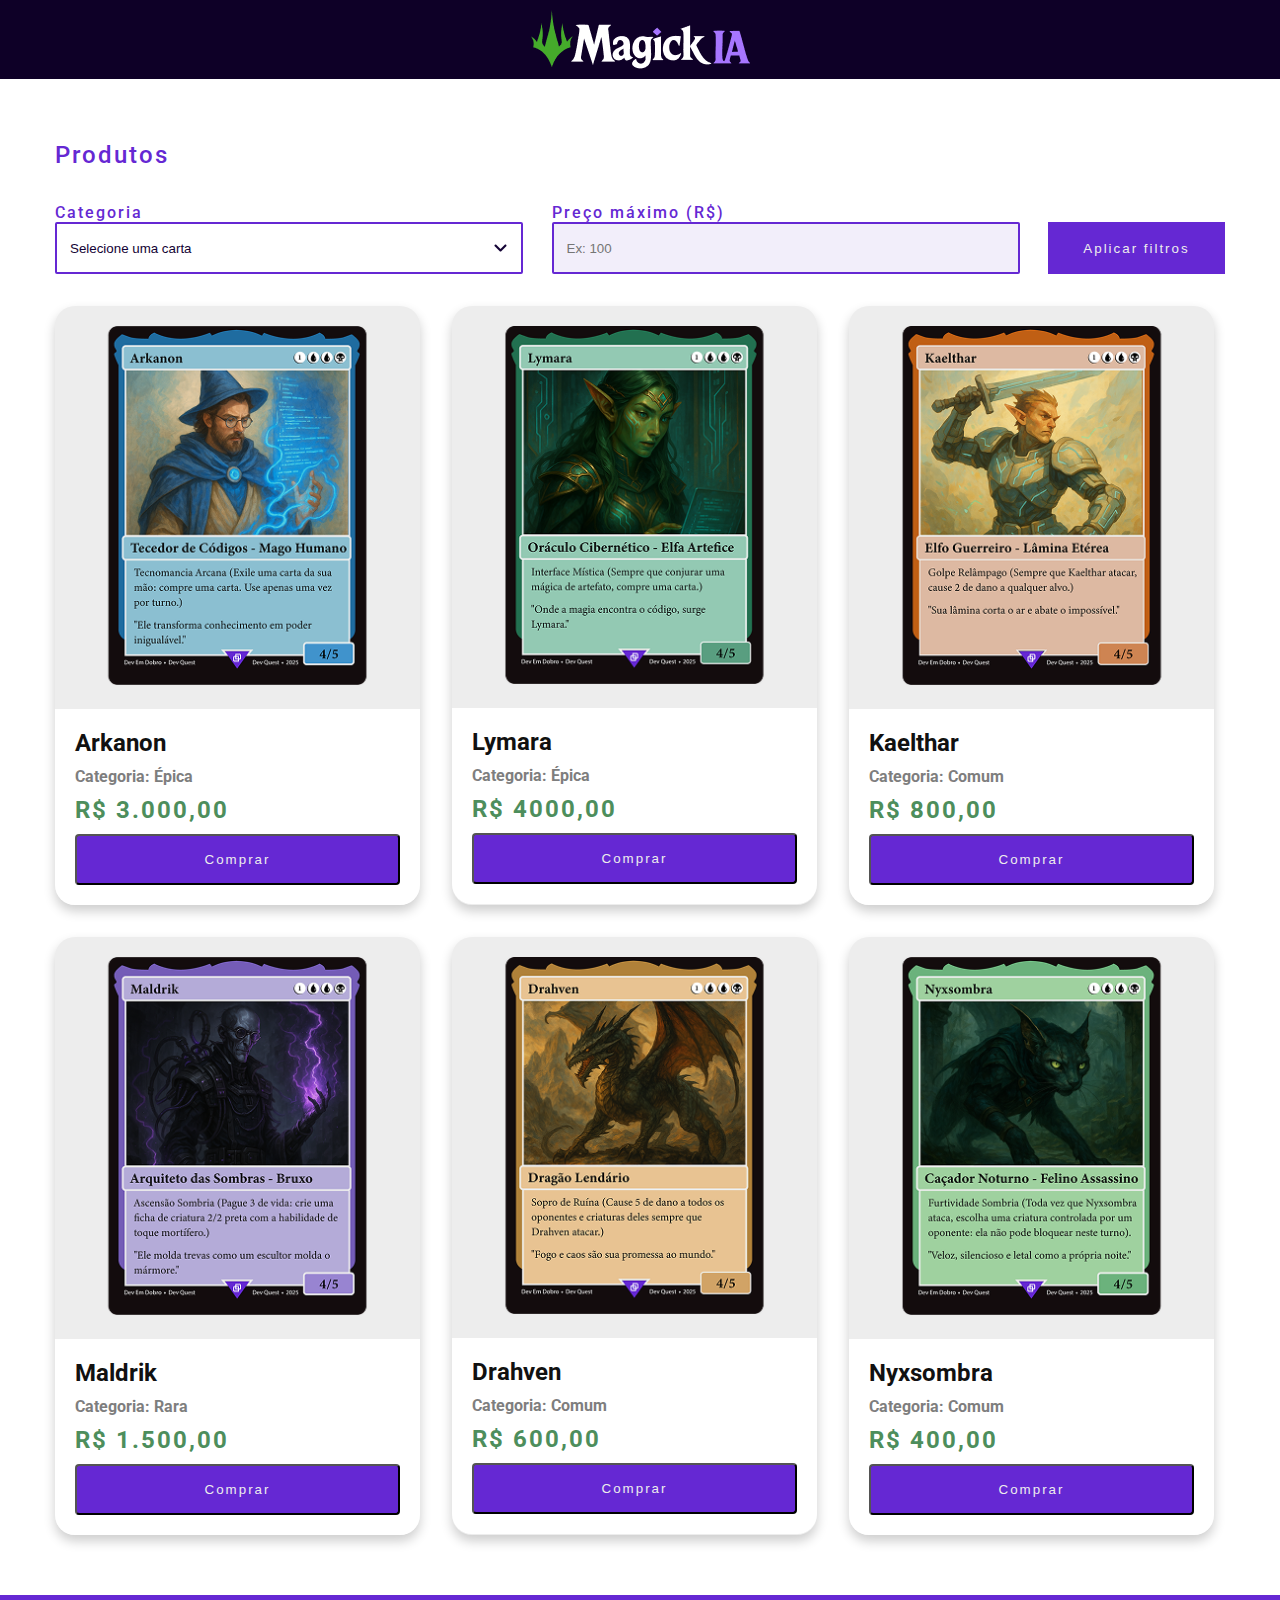
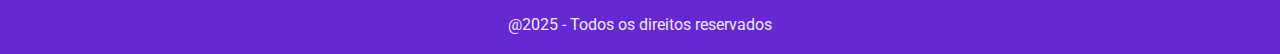
<file: index.html>
<!DOCTYPE html>
<html lang="pt-br">
<head>
    <meta charset="UTF-8">
    <meta name="viewport" content="width=device-width, initial-scale=1.0">
    <link rel="preconnect" href="https://fonts.googleapis.com">
    <link rel="preconnect" href="https://fonts.gstatic.com" crossorigin>
    <link href="https://fonts.googleapis.com/css2?family=Roboto:ital,wght@0,100..900;1,100..900&display=swap" rel="stylesheet">
    <link rel="stylesheet" href="./css/reset.css">
    <link rel="stylesheet" href="./css/style.css">
    <link rel="stylesheet" href="./css/responsivo.css">
    
    <title>Semana do programadorr</title>
</head>
<body>
    <header class="cabecalho">
        <img src="./img/logo.png" alt="Logo MagickIA">
    </header>

    <main class="container">
        <h1 class="produtos">Produtos</h1>
        <div class="filtros">
            <div class="categorias-cartas">
                <label for="categoria">Categoria</label>
                <select id="categoria" class="categoria">
                    <option value="">Selecione uma carta</option>
                    <option value="comum">Comum</option>
                    <option value="rara">Rara</option>
                    <option value="epica">Épica</option>
                </select>
            </div>
            <div class="preco-cartas">
                <label for="preco">Preço máximo (R$)</label>
                <input type="text" id="preco" class="preco" placeholder="Ex: 100" />
            </div>
            <button class="btn-filtrar">Aplicar filtros</button>
        </div>
        <ul class="cartas">
            <li class="carta" data-categoria="epica" data-preco="3000">
                <img src="./img/carta-arkanon.png" alt="Carta Arkanon">

                <div class="informacoes">
                    <h2 class="nome-personagem">Arkanon</h2>
                    <span class="categoria">Categoria: Épica</span>
                    <span class="preco">R$ 3.000,00</span>
                    <button class="btn-comprar">Comprar</button>
                </div>
            </li>
            <li class="carta" data-categoria="epica" data-preco="4000">
                <img src="./img/carta-lymara.png" alt="carta Lymara">

                <div class="informacoes">
                    <h2 class="nome-personagem">Lymara</h2>
                    <span class="categoria">Categoria: Épica</span>
                    <span class="preco">R$ 4000,00</span>
                    <button class="btn-comprar">Comprar</button>
                </div>
            </li>
            <li class="carta" data-categoria="comum" data-preco="800">
                <img src="./img/carta-kaelthar.png" alt="Carta Kaelthar">

                <div class="informacoes">
                    <h2 class="nome-personagem">Kaelthar</h2>
                    <span class="categoria">Categoria: Comum</span>
                    <span class="preco">R$ 800,00</span>
                    <button class="btn-comprar">Comprar</button>
                </div>
            </li>
            <li class="carta" data-categoria="rara" data-preco="1500">
                <img src="./img/carta-maldrik.png" alt="Carta Maldrik">

                <div class="informacoes">
                    <h2 class="nome-personagem">Maldrik</h2>
                    <span class="categoria">Categoria: Rara</span>
                    <span class="preco">R$ 1.500,00</span>
                    <button class="btn-comprar">Comprar</button>
                </div>
            </li>
            <li class="carta" data-categoria="comum" data-preco="600">
                <img src="./img/carta-drahven.png" alt="Carta Drahven">

                <div class="informacoes">
                    <h2 class="nome-personagem">Drahven</h2>
                    <span class="categoria">Categoria: Comum</span>
                    <span class="preco">R$ 600,00</span>
                    <button class="btn-comprar">Comprar</button>
                </div>
            </li>
            <li class="carta" data-categoria="comum" data-preco="400">
                <img src="./img/carta-nyxsombra.png" alt="Carta Nyxsombra">

                <div class="informacoes">
                    <h2 class="nome-personagem">Nyxsombra</h2>
                    <span class="categoria">Categoria: Comum</span>
                    <span class="preco">R$ 400,00</span>
                    <button class="btn-comprar">Comprar</button>
                </div>
            </li>
        </ul>
    </main>

    <footer class="rodape">@2025 - Todos os direitos reservados</footer>

    <script src="./js/script.js"></script>
</body>
</html>
</file>
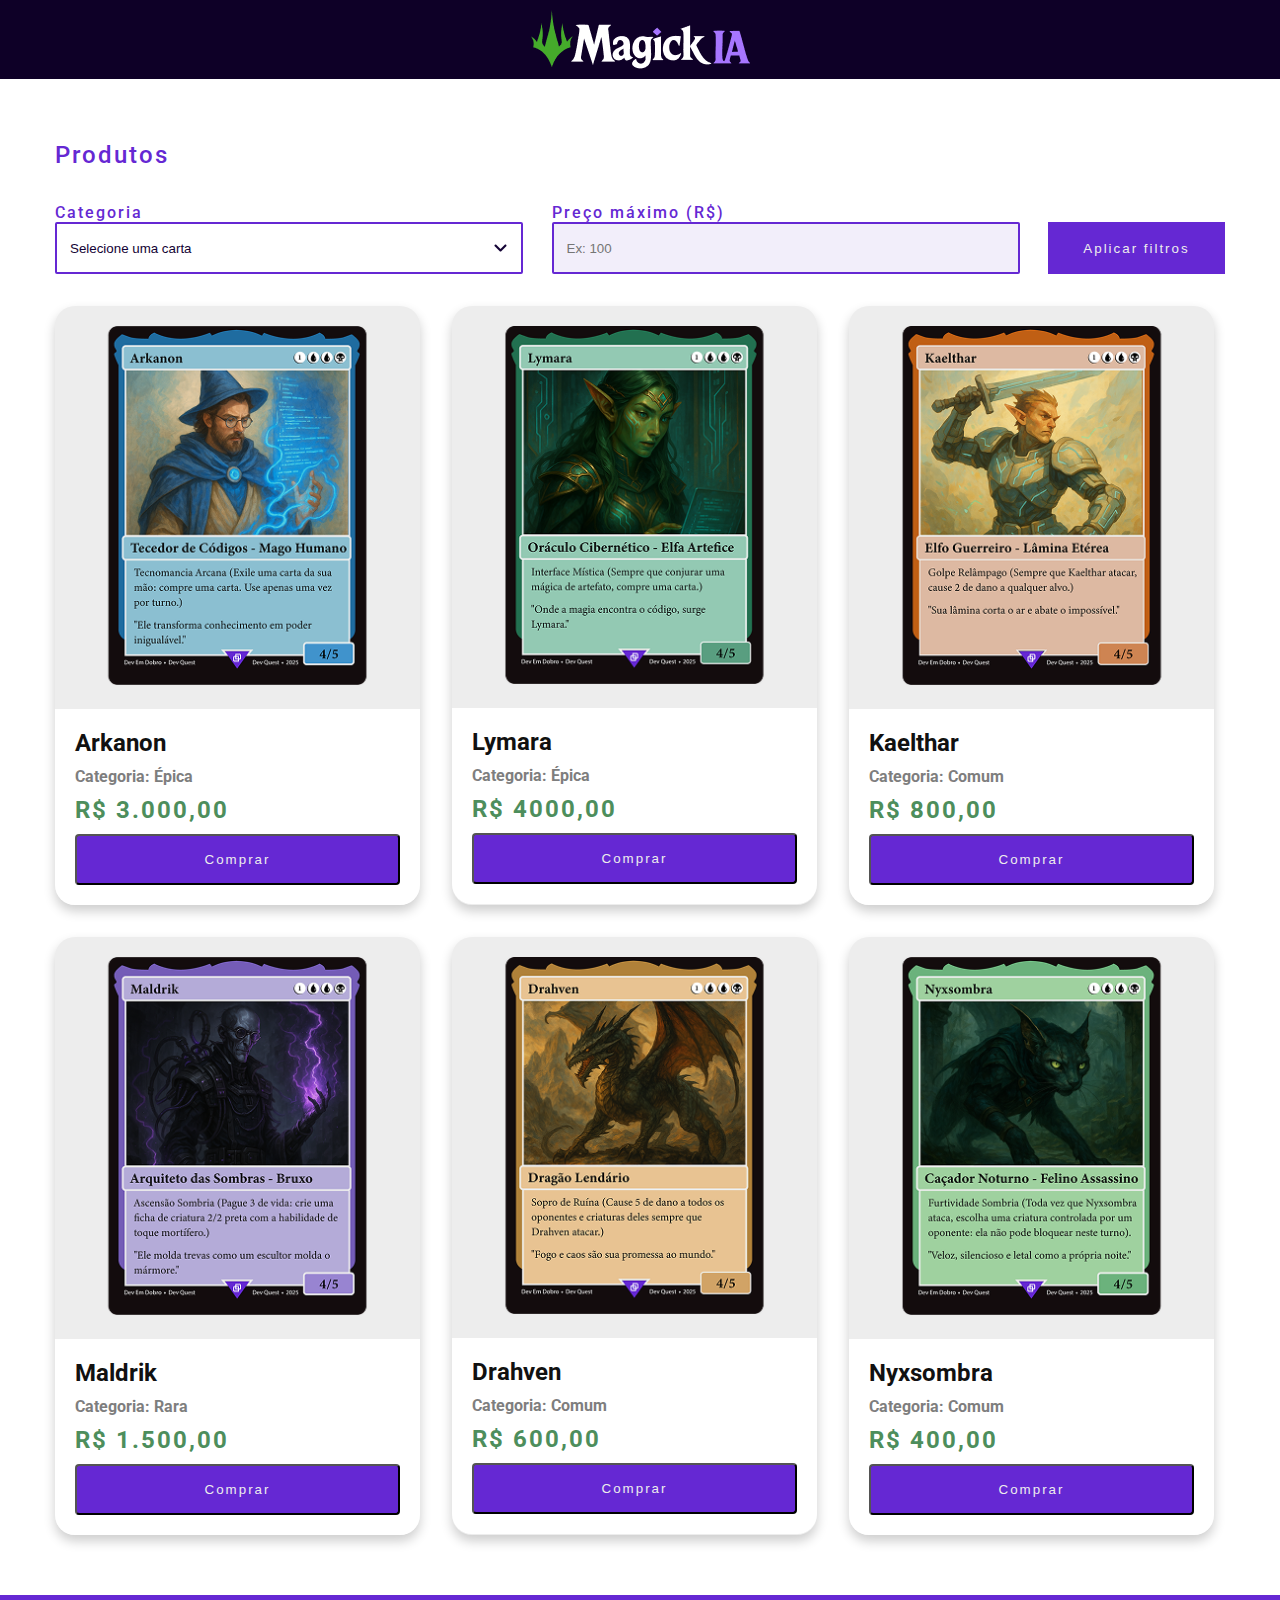
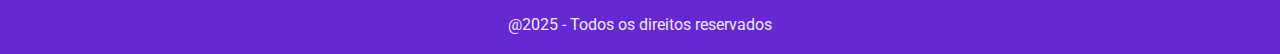
<file: src/html/index.html>
<!DOCTYPE html>
<html lang="pt-br">
<head>
    <meta charset="UTF-8">
    <meta name="viewport" content="width=device-width, initial-scale=1.0">
    <link rel="preconnect" href="https://fonts.googleapis.com">
    <link rel="preconnect" href="https://fonts.gstatic.com" crossorigin>
    <link href="https://fonts.googleapis.com/css2?family=Roboto:ital,wght@0,100..900;1,100..900&display=swap" rel="stylesheet">
    <link rel="stylesheet" href="../css/reset.css">
    <link rel="stylesheet" href="../css/style.css">
    <link rel="stylesheet" href="../css/responsivo.css">
    
    <title>Semana do programadorr</title>
</head>
<body>
    <header class="cabecalho">
        <img src="../img/logo.png" alt="Logo MagickIA">
    </header>

    <main class="container">
        <h1 class="produtos">Produtos</h1>
        <div class="filtros">
            <div class="categorias-cartas">
                <label for="categoria">Categoria</label>
                <select id="categoria" class="categoria">
                    <option value="">Selecione uma carta</option>
                    <option value="comum">Comum</option>
                    <option value="rara">Rara</option>
                    <option value="epica">Épica</option>
                </select>
            </div>
            <div class="preco-cartas">
                <label for="preco">Preço máximo (R$)</label>
                <input type="text" id="preco" class="preco" placeholder="Ex: 100" />
            </div>
            <button class="btn-filtrar">Aplicar filtros</button>
        </div>
        <ul class="cartas">
            <li class="carta" data-categoria="epica" data-preco="3000">
                <img src="../img/carta-arkanon.png" alt="Carta Arkanon">

                <div class="informacoes">
                    <h2 class="nome-personagem">Arkanon</h2>
                    <span class="categoria">Categoria: Épica</span>
                    <span class="preco">R$ 3.000,00</span>
                    <button class="btn-comprar">Comprar</button>
                </div>
            </li>
            <li class="carta" data-categoria="epica" data-preco="4000">
                <img src="../img/carta-lymara.png" alt="carta Lymara">

                <div class="informacoes">
                    <h2 class="nome-personagem">Lymara</h2>
                    <span class="categoria">Categoria: Épica</span>
                    <span class="preco">R$ 4000,00</span>
                    <button class="btn-comprar">Comprar</button>
                </div>
            </li>
            <li class="carta" data-categoria="comum" data-preco="800">
                <img src="../img/carta-kaelthar.png" alt="Carta Kaelthar">

                <div class="informacoes">
                    <h2 class="nome-personagem">Kaelthar</h2>
                    <span class="categoria">Categoria: Comum</span>
                    <span class="preco">R$ 800,00</span>
                    <button class="btn-comprar">Comprar</button>
                </div>
            </li>
            <li class="carta" data-categoria="rara" data-preco="1500">
                <img src="../img/carta-maldrik.png" alt="Carta Maldrik">

                <div class="informacoes">
                    <h2 class="nome-personagem">Maldrik</h2>
                    <span class="categoria">Categoria: Rara</span>
                    <span class="preco">R$ 1.500,00</span>
                    <button class="btn-comprar">Comprar</button>
                </div>
            </li>
            <li class="carta" data-categoria="comum" data-preco="600">
                <img src="../img/carta-drahven.png" alt="Carta Drahven">

                <div class="informacoes">
                    <h2 class="nome-personagem">Drahven</h2>
                    <span class="categoria">Categoria: Comum</span>
                    <span class="preco">R$ 600,00</span>
                    <button class="btn-comprar">Comprar</button>
                </div>
            </li>
            <li class="carta" data-categoria="comum" data-preco="400">
                <img src="../img/carta-nyxsombra.png" alt="Carta Nyxsombra">

                <div class="informacoes">
                    <h2 class="nome-personagem">Nyxsombra</h2>
                    <span class="categoria">Categoria: Comum</span>
                    <span class="preco">R$ 400,00</span>
                    <button class="btn-comprar">Comprar</button>
                </div>
            </li>
        </ul>
    </main>

    <footer class="rodape">@2025 - Todos os direitos reservados</footer>

    <script src="../js/script.js"></script>
</body>
</html>
</file>
<file: css/style.css>
body {
    font-family: "Roboto", sans-serif;
}

.cabecalho {
    background-color: #0e0027;
    display: flex;
    justify-content: center;
    padding: 10px;
    margin-bottom: 60px;
}

.container {
    max-width: 1170px;
    margin: 0 auto;
}

.container .produtos {
    color: #6528D3;
    font-size: 24px;
    font-weight: 500;
    margin-bottom: 32px;
    line-height: 32px;
    letter-spacing: 2px;
}

.container .filtros {
    display: flex;
    justify-content: space-between;
    flex-wrap: wrap;
    margin-bottom: 32px;
}

.container .categorias-cartas, .container .preco-cartas {
    display: flex;
    flex-direction: column;
    width: 40%;
}

.container label {
    letter-spacing: 2px;
    font-weight: 500;
    color: #6528D3;
}

.container .categorias-cartas select, .container .preco-cartas input {
    padding: 16px 13px;
    border-radius: 2px;
    border: 2px solid #6528D3;
    background-color: #F2EEFA;
    color: #130234;
    height: 52px;
}

.container select:focus,
.container input:focus,
.container select:focus-visible,
.container input:focus-visible {
    outline: none;
}

.container select.categoria {
    appearance: none;
    background: url(../img/seta-para-baixo.png) 97% center no-repeat;
}

.container .filtros .btn-filtrar {
    border: none;
    background-color: #6528D3;
    color: #EDEDED;
    padding: 16px 32px;
    font-weight: 500;
    align-self: end;
    width: 177px;
    height: 52px;
    cursor: pointer;
    letter-spacing: 2px;
    transition: 0.3s;
}

.container .filtros .btn-filtrar:hover {
    background-color: #33008F;
}

.container .cartas {
    display: flex;
    flex-wrap: wrap;
    gap: 32px;
    margin-top: 32px;
}

.container .cartas .carta {
    max-width: 365px;
    background-color: #EDEDED;
    color: #0E0027;
    border-radius: 20px;
    box-shadow: 0 6px 12px rgb(0, 0, 0, 0.2);
}

.container .carta img {
    width: 100%;
    padding: 20px;
}

.container .carta .informacoes {
    display: flex;
    flex-direction: column;
    gap: 10px;
    background-color: #ffffff;
    padding: 20px;
    border-bottom-left-radius: 20px;
    border-bottom-right-radius: 20px;
}

.container .carta .informacoes .nome-personagem {
    font-size: 24px;
    font-weight: 700;
    color: #111111;
}

.container .carta .informacoes .categoria {
    color: #7E7E7E;
    font-weight: 700;
}

.container .carta .informacoes .preco {
    font-size: 24px;
    letter-spacing: 2px;
    font-weight: 700;
    color: #4D8E5C;
}

.container .carta .informacoes .btn-comprar {
    color: #EDEDED;
    background-color: #6528D3;
    padding: 16px;
    border-radius: 4px;
    letter-spacing: 2px;
    transition: 0.3s;
    text-align: center;
    text-decoration: none;
}

.container .carta .informacoes .btn-comprar:hover {
    background-color: #33008F;
}

.rodape {
    background-color: #6528D3;
    display: flex;
    justify-content: center;
    color: #EDEDED;
    padding: 20px;
    margin-top: 60px;
}

.esconder {
    display: none;
}

.mostrar {
    display: block;
}
</file>
<file: css/responsivo.css>
@media(max-width: 1024px) {
    .container {
        padding: 20px;
    }

    .container h1 {
        text-align: center;
    }

    .container .filtros {
        display: flex;
        flex-direction: column;
        align-items: center;
        gap: 16px;
    }

    .container .filtros .categorias-cartas, 
    .container .filtros .preco-cartas, 
    .container .filtros .btn-filtrar {
        width: 65%;
    }

    .container .filtros .btn-filtrar {
        align-self: center;
    }

    .container .cartas {
        justify-content: center;
    }
}

@media(max-width: 480px) {
    .container .filtros .categorias-cartas,
    .container .filtros .preco-cartas,
    .container .filtros .btn-filtrar {
        width: 100%;
    }
}
</file>
<file: src/css/style.css>
body {
    font-family: "Roboto", sans-serif;
}

.cabecalho {
    background-color: #0e0027;
    display: flex;
    justify-content: center;
    padding: 10px;
    margin-bottom: 60px;
}

.container {
    max-width: 1170px;
    margin: 0 auto;
}

.container .produtos {
    color: #6528D3;
    font-size: 24px;
    font-weight: 500;
    margin-bottom: 32px;
    line-height: 32px;
    letter-spacing: 2px;
}

.container .filtros {
    display: flex;
    justify-content: space-between;
    flex-wrap: wrap;
    margin-bottom: 32px;
}

.container .categorias-cartas, .container .preco-cartas {
    display: flex;
    flex-direction: column;
    width: 40%;
}

.container label {
    letter-spacing: 2px;
    font-weight: 500;
    color: #6528D3;
}

.container .categorias-cartas select, .container .preco-cartas input {
    padding: 16px 13px;
    border-radius: 2px;
    border: 2px solid #6528D3;
    background-color: #F2EEFA;
    color: #130234;
    height: 52px;
}

.container select:focus,
.container input:focus,
.container select:focus-visible,
.container input:focus-visible {
    outline: none;
}

.container select.categoria {
    appearance: none;
    background: url(../img/seta-para-baixo.png) 97% center no-repeat;
}

.container .filtros .btn-filtrar {
    border: none;
    background-color: #6528D3;
    color: #EDEDED;
    padding: 16px 32px;
    font-weight: 500;
    align-self: end;
    width: 177px;
    height: 52px;
    cursor: pointer;
    letter-spacing: 2px;
    transition: 0.3s;
}

.container .filtros .btn-filtrar:hover {
    background-color: #33008F;
}

.container .cartas {
    display: flex;
    flex-wrap: wrap;
    gap: 32px;
    margin-top: 32px;
}

.container .cartas .carta {
    max-width: 365px;
    background-color: #EDEDED;
    color: #0E0027;
    border-radius: 20px;
    box-shadow: 0 6px 12px rgb(0, 0, 0, 0.2);
}

.container .carta img {
    width: 100%;
    padding: 20px;
}

.container .carta .informacoes {
    display: flex;
    flex-direction: column;
    gap: 10px;
    background-color: #ffffff;
    padding: 20px;
    border-bottom-left-radius: 20px;
    border-bottom-right-radius: 20px;
}

.container .carta .informacoes .nome-personagem {
    font-size: 24px;
    font-weight: 700;
    color: #111111;
}

.container .carta .informacoes .categoria {
    color: #7E7E7E;
    font-weight: 700;
}

.container .carta .informacoes .preco {
    font-size: 24px;
    letter-spacing: 2px;
    font-weight: 700;
    color: #4D8E5C;
}

.container .carta .informacoes .btn-comprar {
    color: #EDEDED;
    background-color: #6528D3;
    padding: 16px;
    border-radius: 4px;
    letter-spacing: 2px;
    transition: 0.3s;
    text-align: center;
    text-decoration: none;
}

.container .carta .informacoes .btn-comprar:hover {
    background-color: #33008F;
}

.rodape {
    background-color: #6528D3;
    display: flex;
    justify-content: center;
    color: #EDEDED;
    padding: 20px;
    margin-top: 60px;
}

.esconder {
    display: none;
}

.mostrar {
    display: block;
}
</file>
<file: src/css/responsivo.css>
@media(max-width: 1024px) {
    .container {
        padding: 20px;
    }

    .container h1 {
        text-align: center;
    }

    .container .filtros {
        display: flex;
        flex-direction: column;
        align-items: center;
        gap: 16px;
    }

    .container .filtros .categorias-cartas, 
    .container .filtros .preco-cartas, 
    .container .filtros .btn-filtrar {
        width: 65%;
    }

    .container .filtros .btn-filtrar {
        align-self: center;
    }

    .container .cartas {
        justify-content: center;
    }
}

@media(max-width: 480px) {
    .container .filtros .categorias-cartas,
    .container .filtros .preco-cartas,
    .container .filtros .btn-filtrar {
        width: 100%;
    }
}
</file>
